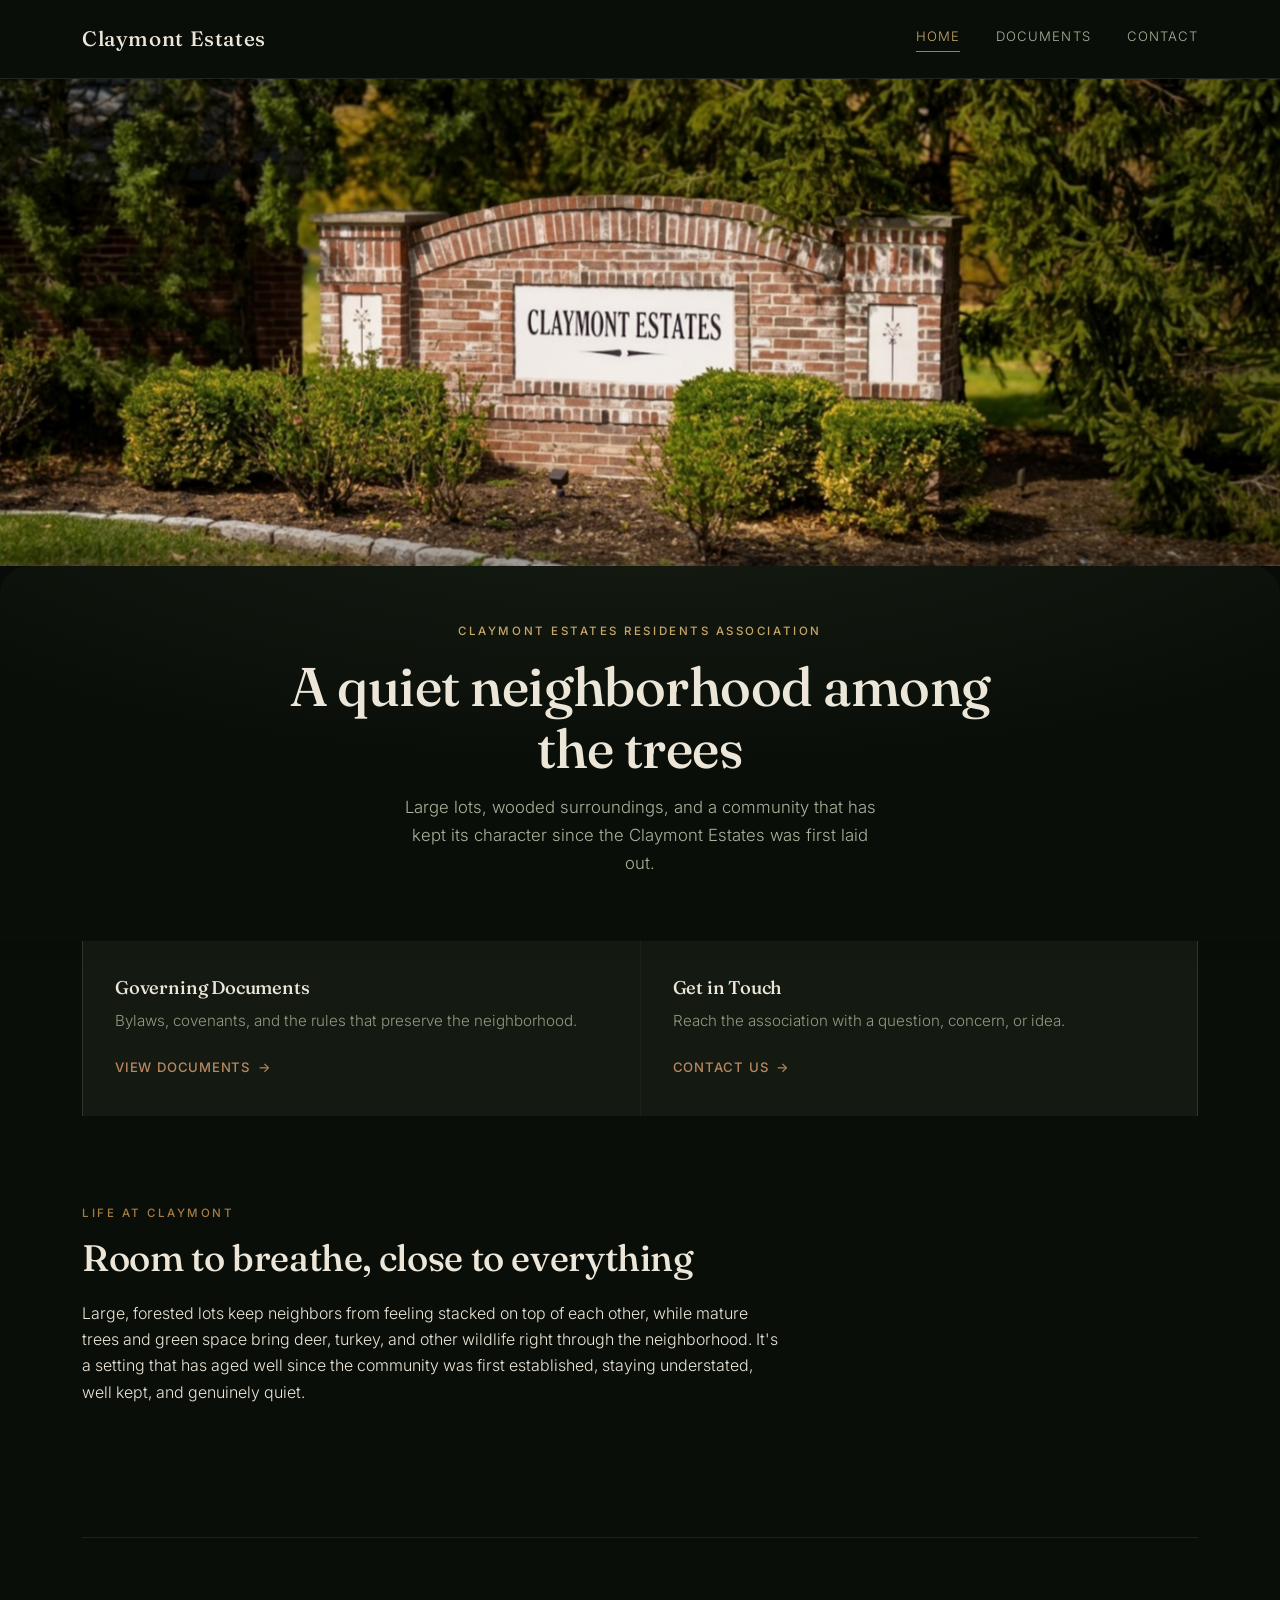
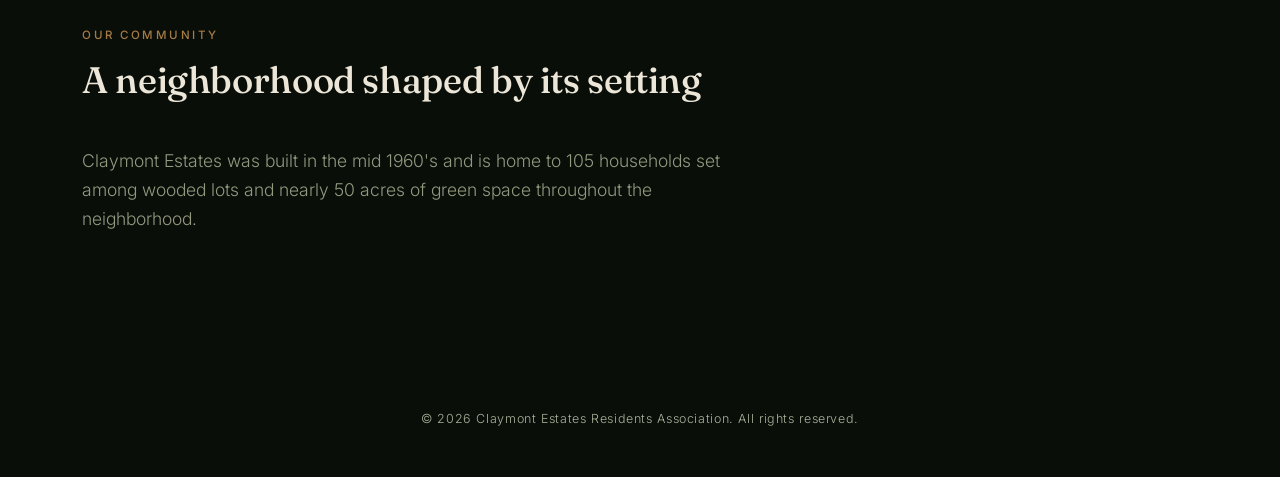
<file: index.html>
<!DOCTYPE html>
<html lang="en">
<head>
<meta charset="UTF-8">
<meta name="viewport" content="width=device-width, initial-scale=1.0">
<title>Claymont Estates Residents Association</title>
<meta name="description" content="Official site of the Claymont Estates Residents Association, a wooded neighborhood in Chesterfield, Missouri. Find community information, governing documents, and contact details.">
<link rel="canonical" href="https://www.claymontestates.org/">
<link rel="stylesheet" href="assets/styles.css?v=6">
<script>document.documentElement.classList.add('js-reveal');</script>
</head>
<body>

<header class="site-header">
  <div class="header-inner">
    <a href="index.html" class="site-title">Claymont Estates</a>
    <nav class="site-nav">
      <a href="index.html" class="active">Home</a>
      <a href="documents.html">Documents</a>
      <a href="contact.html">Contact</a>
    </nav>
  </div>
</header>

<div class="hero-pin">
  <div class="hero">
    <img src="assets/images/entrance.jpg" alt="Claymont Estates entrance sign surrounded by trees">
  </div>
  <div class="hero-intro">
    <div class="full">
      <span class="eyebrow">Claymont Estates Residents Association</span>
      <h1>A quiet neighborhood among the trees</h1>
      <p>Large lots, wooded surroundings, and a community that has kept its character since the Claymont Estates was first laid out.</p>
    </div>
  </div>
</div>

<main>
  <section class="card-grid reveal-group">
    <div class="card">
      <h3>Governing Documents</h3>
      <p>Bylaws, covenants, and the rules that preserve the neighborhood.</p>
      <a class="link-arrow" href="documents.html">View documents <span class="arrow" aria-hidden="true">&rarr;</span></a>
    </div>
    <div class="card">
      <h3>Get in Touch</h3>
      <p>Reach the association with a question, concern, or idea.</p>
      <a class="link-arrow" href="contact.html">Contact us <span class="arrow" aria-hidden="true">&rarr;</span></a>
    </div>
  </section>

  <section>
    <div class="section-head reveal">
      <span class="eyebrow">Life at Claymont</span>
      <h2>Room to breathe, close to everything</h2>
      <p class="lede">Large, forested lots keep neighbors from feeling stacked on top of each other, while mature trees and green space bring deer, turkey, and other wildlife right through the neighborhood. It's a setting that has aged well since the community was first established, staying understated, well kept, and genuinely quiet.</p>
    </div>
  </section>

  <section>
    <div class="section-head reveal">
      <span class="eyebrow">Our Community</span>
      <h2>A neighborhood shaped by its setting</h2>
    </div>
    <p class="lede reveal" data-field="community-description">Claymont Estates was built in the mid 1960's and is home to 105 households set among wooded lots and nearly 50 acres of green space throughout the neighborhood.</p>
  </section>
</main>

<footer class="site-footer">
  &copy; 2026 Claymont Estates Residents Association. All rights reserved.
</footer>

<script src="assets/content-loader.js"></script>
<script src="assets/animations.js"></script>
</body>
</html>
</file>
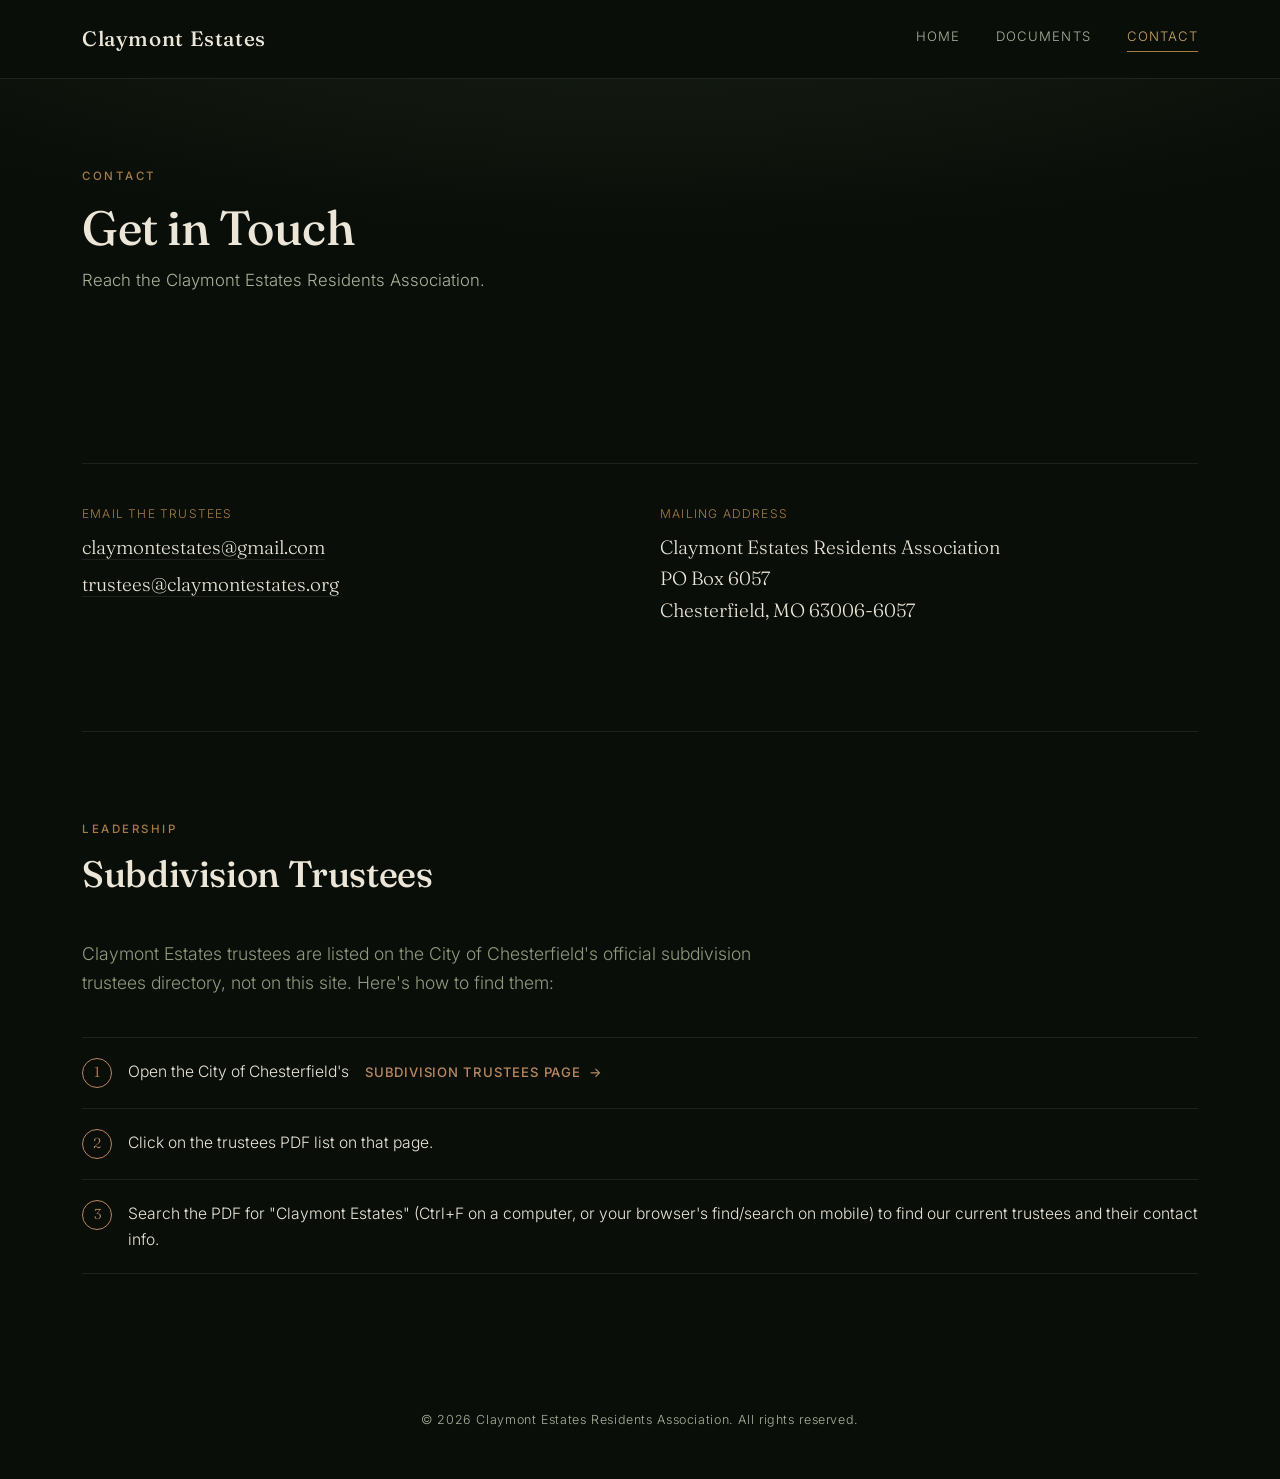
<file: contact.html>
<!DOCTYPE html>
<html lang="en">
<head>
<meta charset="UTF-8">
<meta name="viewport" content="width=device-width, initial-scale=1.0">
<title>Contact | Claymont Estates Residents Association</title>
<meta name="description" content="Contact the Claymont Estates Residents Association by email or mail, and find subdivision trustee information for the neighborhood.">
<link rel="canonical" href="https://www.claymontestates.org/contact.html">
<link rel="stylesheet" href="assets/styles.css?v=6">
<script>document.documentElement.classList.add('js-reveal');</script>
</head>
<body>

<header class="site-header">
  <div class="header-inner">
    <a href="index.html" class="site-title">Claymont Estates</a>
    <nav class="site-nav">
      <a href="index.html">Home</a>
      <a href="documents.html">Documents</a>
      <a href="contact.html" class="active">Contact</a>
    </nav>
  </div>
</header>

<div class="page-hero">
  <div class="full">
    <span class="eyebrow">Contact</span>
    <h1>Get in Touch</h1>
    <p>Reach the Claymont Estates Residents Association.</p>
  </div>
</div>

<main>
  <section>
    <dl class="contact-block reveal-group">
      <div>
        <dt>Email the Trustees</dt>
        <dd><a href="mailto:claymontestates@gmail.com" data-field="contact-email">claymontestates@gmail.com</a></dd>
        <dd><a href="mailto:trustees@claymontestates.org">trustees@claymontestates.org</a></dd>
      </div>
      <div>
        <dt>Mailing Address</dt>
        <dd data-field="contact-address">Claymont Estates Residents Association<br>PO Box 6057<br>Chesterfield, MO 63006-6057</dd>
      </div>
    </dl>
  </section>

  <section>
    <div class="section-head reveal">
      <span class="eyebrow">Leadership</span>
      <h2>Subdivision Trustees</h2>
    </div>
    <p class="lede reveal">Claymont Estates trustees are listed on the City of Chesterfield's official subdivision trustees directory, not on this site. Here's how to find them:</p>
    <ol class="steps">
      <li>Open the City of Chesterfield's <a class="link-arrow" href="https://www.chesterfield.mo.us/subdivision-trustees" target="_blank" rel="noopener">Subdivision Trustees page <span class="arrow" aria-hidden="true">&rarr;</span></a></li>
      <li>Click on the trustees PDF list on that page.</li>
      <li>Search the PDF for "Claymont Estates" (Ctrl+F on a computer, or your browser's find/search on mobile) to find our current trustees and their contact info.</li>
    </ol>
  </section>
</main>

<footer class="site-footer">
  &copy; 2026 Claymont Estates Residents Association. All rights reserved.
</footer>

<script src="assets/content-loader.js"></script>
<script src="assets/animations.js"></script>
</body>
</html>
</file>
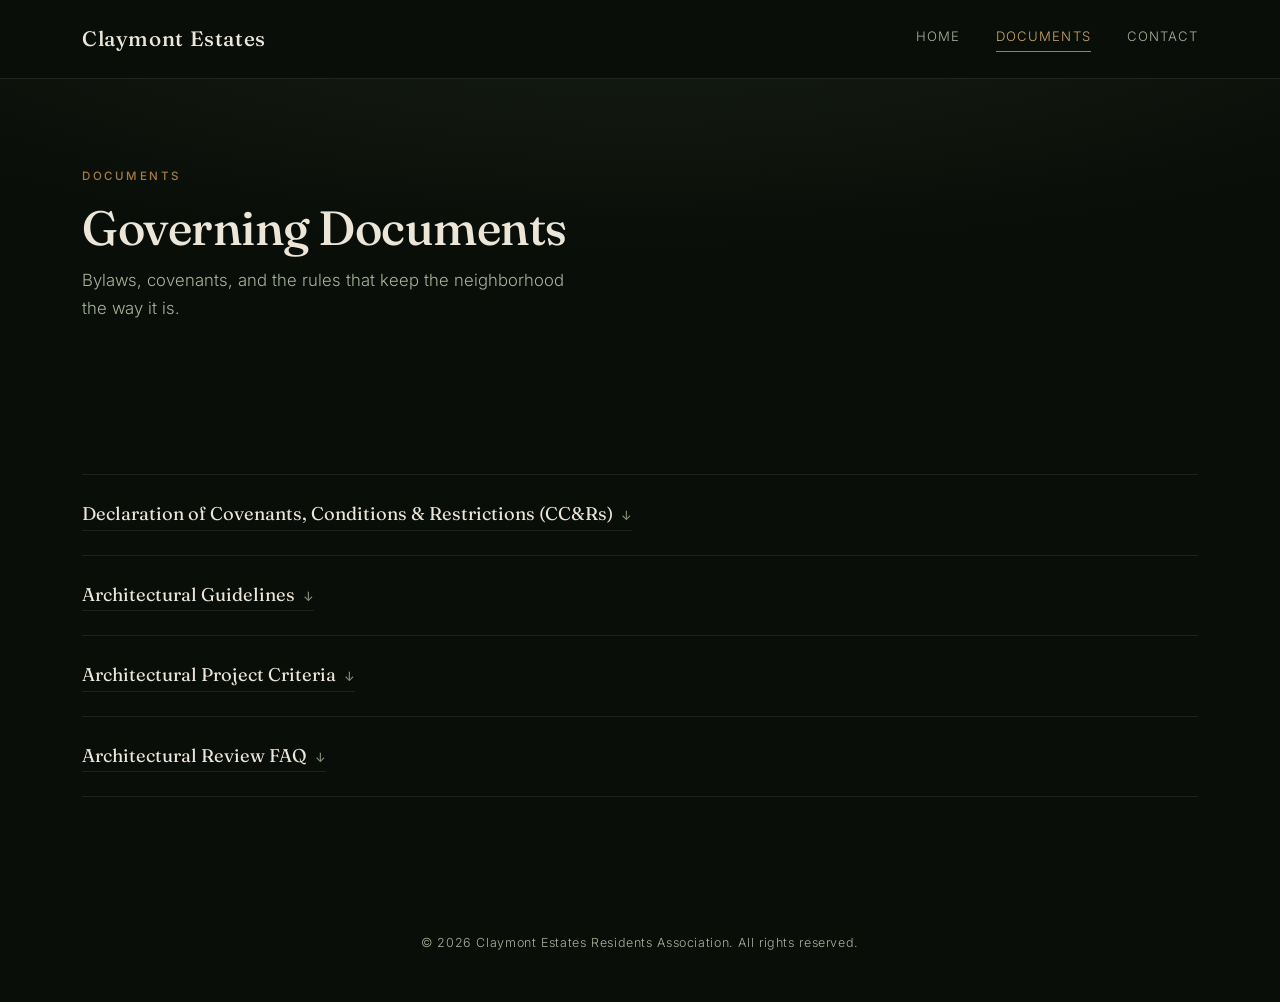
<file: documents.html>
<!DOCTYPE html>
<html lang="en">
<head>
<meta charset="UTF-8">
<meta name="viewport" content="width=device-width, initial-scale=1.0">
<title>Governing Documents | Claymont Estates Residents Association</title>
<meta name="description" content="Governing documents for Claymont Estates Residents Association, including the CC&amp;Rs, architectural guidelines, and architectural project criteria.">
<link rel="canonical" href="https://www.claymontestates.org/documents.html">
<link rel="stylesheet" href="assets/styles.css?v=6">
<script>document.documentElement.classList.add('js-reveal');</script>
</head>
<body>

<header class="site-header">
  <div class="header-inner">
    <a href="index.html" class="site-title">Claymont Estates</a>
    <nav class="site-nav">
      <a href="index.html">Home</a>
      <a href="documents.html" class="active">Documents</a>
      <a href="contact.html">Contact</a>
    </nav>
  </div>
</header>

<div class="page-hero">
  <div class="full">
    <span class="eyebrow">Documents</span>
    <h1>Governing Documents</h1>
    <p>Bylaws, covenants, and the rules that keep the neighborhood the way it is.</p>
  </div>
</div>

<main>
  <section>
    <ul class="doc-list" data-field="doc-list">
      <li>
        <a class="doc-name" href="assets/documents/claymont-estates-indenture.pdf" target="_blank" rel="noopener">Declaration of Covenants, Conditions &amp; Restrictions (CC&amp;Rs)</a>
        <span class="doc-status"></span>
      </li>
      <li>
        <a class="doc-name" href="assets/documents/architectural-review-board-guidelines-2013.pdf" target="_blank" rel="noopener">Architectural Guidelines</a>
        <span class="doc-status"></span>
      </li>
      <li>
        <a class="doc-name" href="assets/documents/architectural-project-criteria-2022.pdf" target="_blank" rel="noopener">Architectural Project Criteria</a>
        <span class="doc-status"></span>
      </li>
      <li>
        <a class="doc-name" href="assets/documents/architectural-review-faq.pdf" target="_blank" rel="noopener">Architectural Review FAQ</a>
        <span class="doc-status"></span>
      </li>
    </ul>
  </section>
</main>

<footer class="site-footer">
  &copy; 2026 Claymont Estates Residents Association. All rights reserved.
</footer>

<script src="assets/content-loader.js"></script>
<script src="assets/animations.js"></script>
</body>
</html>
</file>
<file: assets/styles.css>
@import url('https://fonts.googleapis.com/css2?family=Fraunces:ital,opsz,wght@0,9..144,300;0,9..144,400;0,9..144,500;0,9..144,600;1,9..144,400&family=Inter:wght@300;400;500;600&display=swap');

:root {
  --forest: #0a0e09;
  --forest-2: #10160f;
  --forest-3: #171f14;
  --cream: #141a11;
  --stone: #1c2417;
  --brass: #a67c45;
  --brass-light: #c9a66a;
  --brick: #b98860;
  --text-dark: #ece6d8;
  --text-light: #ece6d8;
  --muted-light: #a9b39a;
  --muted-dark: #93997f;
  --line-light: rgba(236, 230, 216, 0.1);
  --line-dark: rgba(236, 230, 216, 0.09);
}

* {
  box-sizing: border-box;
}

html {
  scroll-behavior: smooth;
}

body {
  margin: 0;
  font-family: 'Inter', -apple-system, BlinkMacSystemFont, "Segoe UI", sans-serif;
  color: var(--text-dark);
  background: var(--forest);
  line-height: 1.65;
  font-weight: 300;
  position: relative;
}

/* Restrained film-grain texture, uniform across the whole page */
body::after {
  content: "";
  position: fixed;
  inset: 0;
  z-index: 999;
  pointer-events: none;
  background-image: url("[data-uri]");
  background-repeat: repeat;
  mix-blend-mode: screen;
  opacity: 0.06;
}

h1, h2, h3, .serif {
  font-family: 'Fraunces', Georgia, serif;
  font-weight: 500;
  letter-spacing: -0.01em;
  line-height: 1.15;
}

a {
  color: inherit;
}

.eyebrow {
  display: block;
  text-transform: uppercase;
  letter-spacing: 0.22em;
  font-size: 0.72rem;
  font-weight: 500;
  color: var(--brass);
  margin-bottom: 0.9rem;
}

/* Header / nav */
.site-header {
  position: sticky;
  top: 0;
  z-index: 20;
  background: var(--forest);
  border-bottom: 1px solid var(--line-light);
}

.site-header .header-inner {
  max-width: 1180px;
  margin: 0 auto;
  padding: 1.35rem 2rem;
  display: flex;
  align-items: center;
  justify-content: space-between;
  flex-wrap: wrap;
  gap: 0.75rem;
}

.site-title {
  font-family: 'Fraunces', Georgia, serif;
  font-size: 1.3rem;
  font-weight: 500;
  color: var(--text-light);
  text-decoration: none;
  letter-spacing: 0.03em;
}

.site-nav {
  display: flex;
  gap: 2.25rem;
  flex-wrap: wrap;
}

.site-nav a {
  color: var(--muted-light);
  text-decoration: none;
  font-size: 0.82rem;
  letter-spacing: 0.08em;
  text-transform: uppercase;
  padding-bottom: 0.2rem;
  border-bottom: 1px solid transparent;
  transition: color 0.2s ease, border-color 0.2s ease;
}

.site-nav a:hover,
.site-nav a.active {
  color: var(--brass-light);
  border-bottom-color: var(--brass);
}

main {
  max-width: 1180px;
  margin: 0 auto;
  padding: 0 2rem;
}

/* Hero: photo banner (no text on it) + solid intro band below */
.hero-pin {
  position: relative;
}

.hero {
  margin: 0;
  background: var(--forest);
}

.hero img {
  width: 100%;
  aspect-ratio: 21 / 8;
  object-fit: cover;
  object-position: center 42%;
  display: block;
  filter: saturate(0.92) contrast(1.02);
}

.hero-intro {
  background: radial-gradient(ellipse 120% 140% at 50% -30%, var(--forest-3) 0%, var(--forest) 60%);
  color: var(--text-light);
  text-align: center;
  padding: 3.5rem 2rem 4rem;
}

.hero-intro .full {
  max-width: 780px;
  margin: 0 auto;
}

.hero-intro .eyebrow {
  color: var(--brass-light);
}

.hero-intro h1 {
  margin: 0 0 0.85rem;
  font-size: clamp(2.1rem, 4.5vw, 3.4rem);
  font-weight: 500;
}

.hero-intro p {
  margin: 0;
  font-size: 1.05rem;
  font-weight: 300;
  color: var(--muted-light);
  max-width: 48ch;
  margin: 0 auto;
}

@media (max-width: 640px) {
  .hero img {
    aspect-ratio: 4 / 3;
  }
}

/* Sections */
section {
  margin: 0;
  padding: 5.5rem 0;
  border-bottom: 1px solid var(--line-dark);
}

section:last-of-type {
  border-bottom: none;
}

section h2 {
  font-size: clamp(1.7rem, 3vw, 2.3rem);
  color: var(--text-dark);
  margin: 0 0 1.25rem;
}

section > p.lede {
  font-size: 1.1rem;
  font-weight: 300;
  color: var(--muted-dark);
  max-width: 62ch;
  margin: 0 0 2.5rem;
}

.section-head {
  max-width: 70ch;
  margin-bottom: 2.75rem;
}

/* Full-bleed dark band */
.band-dark {
  background: radial-gradient(ellipse 120% 140% at 50% -30%, var(--forest-3) 0%, var(--forest) 60%);
  color: var(--text-light);
  border-bottom: none;
}

.band-dark .full {
  max-width: 1180px;
  margin: 0 auto;
  padding: 5.5rem 2rem;
}

.band-dark h2 {
  color: var(--text-light);
}

.band-dark p.lede {
  color: var(--muted-light);
}

/* Quick-link grid on home */
section.card-grid {
  padding: 0;
  border-bottom: none;
  display: grid;
  grid-template-columns: repeat(auto-fit, minmax(240px, 1fr));
  gap: 1px;
  background: var(--line-dark);
  border-left: 1px solid var(--line-dark);
  border-right: 1px solid var(--line-dark);
}

.card {
  background: var(--cream);
  padding: 2.25rem 2rem;
}

.card h3 {
  margin: 0 0 0.6rem;
  font-size: 1.15rem;
  color: var(--text-dark);
}

.card p {
  margin: 0 0 1.25rem;
  color: var(--muted-dark);
  font-size: 0.95rem;
}

a.link-arrow {
  display: inline-flex;
  align-items: center;
  gap: 0.5rem;
  color: var(--brick);
  text-decoration: none;
  font-size: 0.82rem;
  letter-spacing: 0.06em;
  text-transform: uppercase;
  font-weight: 500;
  border-bottom: 1px solid transparent;
  transition: border-color 0.2s ease, gap 0.2s ease;
}

a.link-arrow:hover {
  border-bottom-color: var(--brick);
  gap: 0.75rem;
}

.band-dark a.link-arrow {
  color: var(--brass-light);
}

.band-dark a.link-arrow:hover {
  border-bottom-color: var(--brass-light);
}

/* Page header (inner pages) */
.page-hero {
  background: radial-gradient(ellipse 120% 140% at 50% -30%, var(--forest-3) 0%, var(--forest) 60%);
  color: var(--text-light);
  padding: 5.5rem 0 4rem;
}

.page-hero .full {
  max-width: 1180px;
  margin: 0 auto;
  padding: 0 2rem;
}

.page-hero h1 {
  margin: 0 0 0.75rem;
  font-size: clamp(2.1rem, 4.5vw, 3rem);
  color: var(--text-light);
}

.page-hero p {
  margin: 0;
  color: var(--muted-light);
  font-size: 1.05rem;
  max-width: 50ch;
}

/* Document list */
.doc-list {
  list-style: none;
  padding: 0;
  margin: 0;
  border-top: 1px solid var(--line-dark);
}

.doc-list li {
  display: flex;
  align-items: baseline;
  justify-content: space-between;
  gap: 1.5rem;
  padding: 1.5rem 0;
  border-bottom: 1px solid var(--line-dark);
}

.doc-list .doc-name {
  font-family: 'Fraunces', Georgia, serif;
  font-size: 1.15rem;
  font-weight: 400;
  text-decoration: none;
  border-bottom: 1px solid var(--line-dark);
  transition: border-color 0.2s ease;
}

/* Down-arrow (not the right-arrow used for page/site links elsewhere)
   plus a brass accent instead of brick, so these read as downloads
   rather than navigation -- deliberately close to but not identical to
   the contact page's link styling. */
.doc-list .doc-name::after {
  content: "\2193";
  display: inline-block;
  margin-left: 0.5rem;
  font-family: 'Inter', sans-serif;
  font-size: 0.8rem;
  color: var(--muted-dark);
}

.doc-list .doc-name:hover {
  border-bottom-color: var(--brass-light);
}

.doc-list .doc-name:hover::after {
  color: var(--brass-light);
}

.doc-list .doc-status {
  font-size: 0.78rem;
  letter-spacing: 0.08em;
  text-transform: uppercase;
  color: var(--muted-dark);
  white-space: nowrap;
}

/* Steps list */
.steps {
  list-style: none;
  counter-reset: step;
  padding: 0;
  margin: 1.5rem 0 0;
  border-top: 1px solid var(--line-dark);
}

.steps li {
  counter-increment: step;
  display: flex;
  align-items: baseline;
  gap: 1rem;
  padding: 1.25rem 0;
  border-bottom: 1px solid var(--line-dark);
  font-size: 0.98rem;
  color: var(--text-dark);
}

.steps li::before {
  content: counter(step);
  flex: none;
  width: 1.75rem;
  height: 1.75rem;
  display: inline-flex;
  align-items: center;
  justify-content: center;
  font-family: 'Fraunces', Georgia, serif;
  font-size: 0.9rem;
  color: var(--brick);
  border: 1px solid var(--brick);
  border-radius: 50%;
}

/* Contact */
.contact-block {
  border-top: 1px solid var(--line-dark);
  padding-top: 2.5rem;
  margin-bottom: 1rem;
  display: grid;
  grid-template-columns: repeat(auto-fit, minmax(220px, 1fr));
  gap: 2.5rem;
}

.contact-block dt {
  font-size: 0.75rem;
  letter-spacing: 0.1em;
  text-transform: uppercase;
  color: var(--brass);
  margin-bottom: 0.5rem;
}

.contact-block dd {
  margin: 0;
  font-family: 'Fraunces', Georgia, serif;
  font-size: 1.2rem;
}

.contact-block dd + dd {
  margin-top: 0.35rem;
}

.contact-block dd a {
  text-decoration: none;
  border-bottom: 1px solid var(--line-dark);
}

.contact-block dd a:hover {
  border-bottom-color: var(--brick);
}

.site-footer {
  text-align: center;
  padding: 3rem 1.5rem;
  color: var(--muted-light);
  font-size: 0.78rem;
  letter-spacing: 0.05em;
  background: var(--forest);
}

@media (max-width: 640px) {
  .site-header .header-inner {
    flex-direction: column;
    align-items: flex-start;
  }
  .site-nav {
    gap: 1.25rem;
  }
  section {
    padding: 3.5rem 0;
  }
  .band-dark .full,
  .page-hero .full {
    padding-top: 3.5rem;
    padding-bottom: 3.5rem;
  }
}

/* ---------- Motion ---------- */

/* Sticky header gains a touch of depth once scrolled. Harmless with or
   without JS: with no JS, .is-scrolled is simply never added. */
.site-header {
  transition: box-shadow 0.3s ease;
}

.site-header.is-scrolled {
  box-shadow: 0 8px 24px rgba(0, 0, 0, 0.25);
}

/* Arrow nudge on hover. The arrow is wrapped in <span class="arrow"> in
   markup; if it isn't (older/edited-by-hand markup), this simply no-ops. */
a.link-arrow .arrow {
  display: inline-block;
}

@media (prefers-reduced-motion: no-preference) {
  a.link-arrow .arrow {
    transition: transform 0.25s cubic-bezier(0.16, 1, 0.3, 1);
  }

  a.link-arrow:hover .arrow {
    transform: translateX(4px);
  }

  .doc-list .doc-name::after {
    transition: transform 0.25s cubic-bezier(0.16, 1, 0.3, 1), color 0.2s ease;
  }

  .doc-list .doc-name:hover::after {
    transform: translateY(3px);
  }

  /* Card hover lift */
  .card {
    transition: transform 0.35s cubic-bezier(0.16, 1, 0.3, 1), background 0.35s ease;
  }

  .card:hover {
    transform: translateY(-4px);
    background: var(--stone);
  }

  /* Hero text: staggered entrance on load, no JS required */
  .hero-intro .eyebrow,
  .hero-intro h1,
  .hero-intro p,
  .page-hero .eyebrow,
  .page-hero h1,
  .page-hero p {
    opacity: 0;
    transform: translateY(16px);
    animation: hero-text-in 0.9s cubic-bezier(0.16, 1, 0.3, 1) forwards;
  }

  .hero-intro .eyebrow, .page-hero .eyebrow { animation-delay: 0.1s; }
  .hero-intro h1, .page-hero h1 { animation-delay: 0.22s; }
  .hero-intro p, .page-hero p { animation-delay: 0.36s; }

  @keyframes hero-text-in {
    to { opacity: 1; transform: translateY(0); }
  }

  /* Hero photo: pinned in place while .hero-intro rises up and over it,
     with a slow continued zoom driven by the hero photo block near the
     end of animations.js while it's pinned. The pin/cover itself is
     pure CSS: sticky's "stuck" range is bounded by its containing
     block, which is .hero-pin -- a wrapper around just .hero and
     .hero-intro (see index.html) -- so .hero can only stay pinned for
     .hero-intro's own height's worth of scroll, not the whole page.
     .hero is the first element in that wrapper, so it's already at its
     stuck offset before any scrolling starts. If JS never runs, the
     image just sits at its normal scale -- the pin/cover still works
     with no motion on the photo itself. */
  .hero {
    position: sticky;
    top: 0;
    z-index: 1;
    overflow: hidden;
  }

  .hero img {
    will-change: transform;
  }

  .hero-intro {
    position: relative;
    z-index: 2;
    border-radius: 28px 28px 0 0;
    box-shadow: 0 -24px 40px rgba(0, 0, 0, 0.35);
  }
}

/* Scroll-triggered reveals. Gated behind html.js-reveal, which animations.js
   sets immediately on load -- so if that script is ever missing or fails,
   content simply renders visible with no motion instead of staying hidden. */
@media (prefers-reduced-motion: no-preference) {
  html.js-reveal .reveal {
    opacity: 0;
    transform: translateY(22px);
    transition: opacity 0.8s cubic-bezier(0.16, 1, 0.3, 1), transform 0.8s cubic-bezier(0.16, 1, 0.3, 1);
  }

  html.js-reveal .reveal.is-visible {
    opacity: 1;
    transform: translateY(0);
  }

  html.js-reveal .reveal-group > * {
    opacity: 0;
    transform: translateY(22px);
    transition: opacity 0.7s cubic-bezier(0.16, 1, 0.3, 1), transform 0.7s cubic-bezier(0.16, 1, 0.3, 1);
  }

  html.js-reveal .reveal-group.is-visible > * {
    opacity: 1;
    transform: translateY(0);
  }

  html.js-reveal .reveal-group.is-visible > *:nth-child(1) { transition-delay: 0.05s; }
  html.js-reveal .reveal-group.is-visible > *:nth-child(2) { transition-delay: 0.15s; }
  html.js-reveal .reveal-group.is-visible > *:nth-child(3) { transition-delay: 0.25s; }
  html.js-reveal .reveal-group.is-visible > *:nth-child(4) { transition-delay: 0.35s; }

  /* Document / step lists: keyframe-based so items still stagger in even
     when content-loader.js swaps them in after the list has already revealed */
  @keyframes list-item-in {
    from { opacity: 0; transform: translateY(14px); }
    to { opacity: 1; transform: translateY(0); }
  }

  html.js-reveal .doc-list li,
  html.js-reveal .steps li {
    opacity: 0;
  }

  html.js-reveal .doc-list.is-visible li,
  html.js-reveal .steps.is-visible li {
    animation: list-item-in 0.6s cubic-bezier(0.16, 1, 0.3, 1) both;
  }

  html.js-reveal .doc-list.is-visible li:nth-child(1), html.js-reveal .steps.is-visible li:nth-child(1) { animation-delay: 0.05s; }
  html.js-reveal .doc-list.is-visible li:nth-child(2), html.js-reveal .steps.is-visible li:nth-child(2) { animation-delay: 0.13s; }
  html.js-reveal .doc-list.is-visible li:nth-child(3), html.js-reveal .steps.is-visible li:nth-child(3) { animation-delay: 0.21s; }
  html.js-reveal .doc-list.is-visible li:nth-child(4), html.js-reveal .steps.is-visible li:nth-child(4) { animation-delay: 0.29s; }
  html.js-reveal .doc-list.is-visible li:nth-child(5), html.js-reveal .steps.is-visible li:nth-child(5) { animation-delay: 0.37s; }
  html.js-reveal .doc-list.is-visible li:nth-child(6), html.js-reveal .steps.is-visible li:nth-child(6) { animation-delay: 0.45s; }
}
</file>
